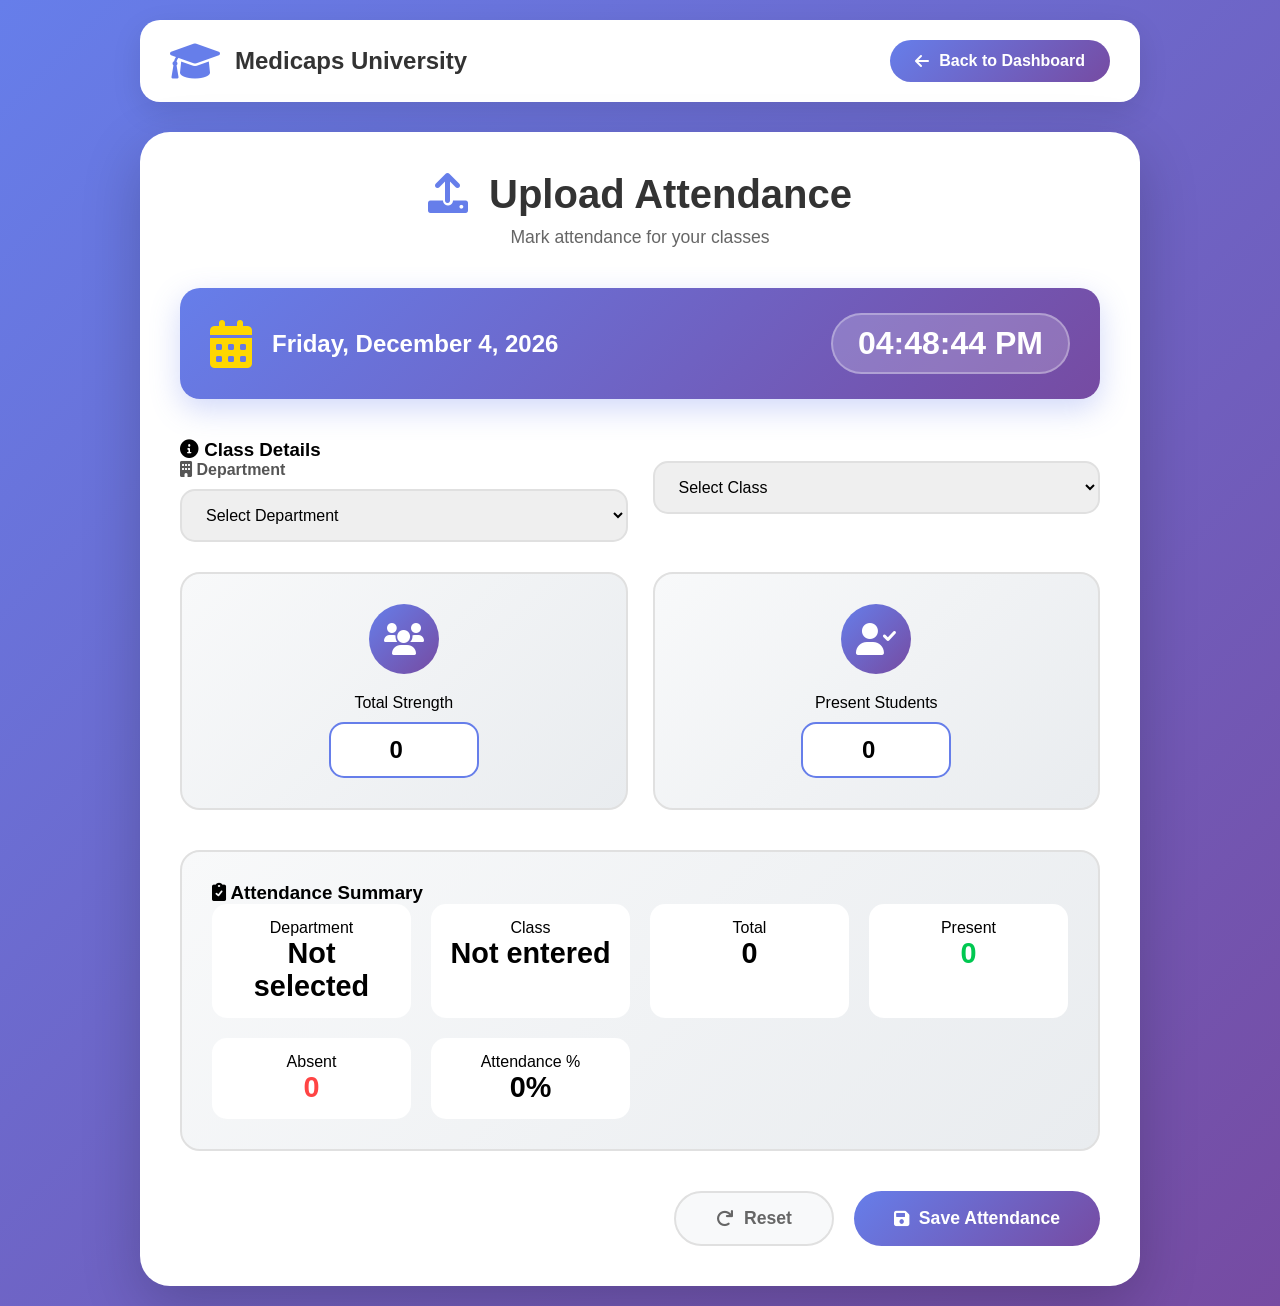
<file: frontend/upload_attendance.html>
<!doctype html>
<html lang="en">
  <head>
    <meta charset="UTF-8" />
    <meta name="viewport" content="width=device-width, initial-scale=1.0" />

    <title>Medicaps University - Upload Attendance</title>

    <!-- CSS -->
    <link rel="stylesheet" href="upload_attendance.css" />

    <!-- Font Awesome -->
    <link
      rel="stylesheet"
      href="https://cdnjs.cloudflare.com/ajax/libs/font-awesome/6.0.0/css/all.min.css"
    />
  </head>

  <body>
    <div class="container">
      <!-- HEADER -->
      <div class="header">
        <div class="logo">
          <i class="fas fa-graduation-cap"></i>
          <h2>Medicaps University</h2>
        </div>

        <a href="dashboard.html" class="back-btn">
          <i class="fas fa-arrow-left"></i>
          Back to Dashboard
        </a>
      </div>

      <!-- MAIN CONTENT -->
      <div class="content">
        <!-- TITLE -->
        <div class="page-title">
          <h1><i class="fas fa-upload"></i> Upload Attendance</h1>
          <p>Mark attendance for your classes</p>
        </div>

        <!-- DATE CARD -->
        <div class="live-date-card">
          <div class="date-info">
            <i class="fas fa-calendar-alt"></i>
            <div class="date-text" id="liveDate"></div>
          </div>

          <div class="time-text" id="liveTime"></div>
        </div>

        <!-- FORM SECTION -->
        <div class="form-section">
          <h3 class="section-title">
            <i class="fas fa-info-circle"></i>
            Class Details
          </h3>

          <div class="form-grid">
            <!-- DEPARTMENT -->
            <div class="form-group">
              <label>
                <i class="fas fa-building"></i>
                Department
              </label>

              <select id="department" onchange="updateSummary()">
                <option value="">Select Department</option>

                <option value="Computer Science">Computer Science</option>
                <option value="Information Technology">
                  Information Technology
                </option>
                <option value="Electrical Engineering">
                  Electrical Engineering
                </option>
                <option value="Electronics Engineering">
                  Electronics Engineering
                </option>
                <option value="Mechanical Engineering">
                  Mechanical Engineering
                </option>
                <option value="Civil Engineering">Civil Engineering</option>
              </select>
            </div>

            <!-- CLASS NAME -->
            <div class="form-group">
              <!-- <select id="department" onchange="updateSummary()"> -->
              <select id="class_name" onchange="updateSummary()">
                <option value="">Select Class</option>
              </select>
            </div>
          </div>
        </div>

        <!-- STATS CARDS -->
        <div class="stats-grid">
          <div class="stat-card">
            <div class="stat-icon">
              <i class="fas fa-users"></i>
            </div>

            <div class="stat-label">Total Strength</div>

            <div class="stat-value">
              <input
                type="number"
                id="total_strengthStrength"
                value="0"
                min="0"
                onchange="validateTotalStrength()"
                placeholder="Enter total"
              />
            </div>
          </div>

          <div class="stat-card">
            <div class="stat-icon">
              <i class="fas fa-user-check"></i>
            </div>

            <div class="stat-label">Present Students</div>

            <div class="stat-value">
              <input
                type="number"
                id="present_countCount"
                value="0"
                min="0"
                onchange="validatePresentCount()"
                placeholder="Enter present"
              />

              <small
                id="present_countValidation"
                class="validation-message"
              ></small>
            </div>
          </div>
        </div>

        <!-- SUMMARY -->
        <div class="summary-card">
          <h3 class="summary-title">
            <i class="fas fa-clipboard-check"></i>
            Attendance Summary
          </h3>

          <div class="summary-stats">
            <div class="summary-item">
              <div class="summary-label">Department</div>
              <div class="summary-value" id="summaryDept">Not selected</div>
            </div>

            <div class="summary-item">
              <div class="summary-label">Class</div>
              <div class="summary-value" id="summaryClass">Not entered</div>
            </div>

            <div class="summary-item">
              <div class="summary-label">Total</div>
              <div class="summary-value" id="summaryTotal">0</div>
            </div>

            <div class="summary-item">
              <div class="summary-label">Present</div>
              <div class="summary-value present_count" id="summaryPresent">
                0
              </div>
            </div>

            <div class="summary-item">
              <div class="summary-label">Absent</div>
              <div class="summary-value absent" id="summaryAbsent">0</div>
            </div>

            <div class="summary-item">
              <div class="summary-label">Attendance %</div>
              <div class="summary-value" id="summaryPercentage">0%</div>
            </div>
          </div>
        </div>

        <!-- BUTTONS -->
        <div class="action-buttons">
          <button class="btn btn-secondary" onclick="resetForm()">
            <i class="fas fa-redo"></i>
            Reset
          </button>

          <button
            class="btn btn-primary"
            onclick="submitAttendance()"
            id="submitBtn"
          >
            <i class="fas fa-save"></i>
            Save Attendance
          </button>
        </div>
      </div>
    </div>

    <!-- TOAST -->
    <div id="toast" class="toast"></div>

    <!-- JS -->
    <script src="upload_attendance.js"></script>
  </body>
</html>
</file>
<file: frontend/upload_attendance.css>
* {
  margin: 0;
  padding: 0;
  box-sizing: border-box;
  font-family: "Segoe UI", Tahoma, Geneva, Verdana, sans-serif;
}

body {
  min-height: 100vh;
  background: linear-gradient(135deg, #667eea 0%, #764ba2 100%);
  padding: 20px;
}

.container {
  max-width: 1000px;
  margin: 0 auto;
  animation: slideIn 0.5s ease;
}

@keyframes slideIn {
  from {
    opacity: 0;
    transform: translateY(-30px);
  }
  to {
    opacity: 1;
    transform: translateY(0);
  }
}

/* HEADER */

.header {
  background: white;
  border-radius: 20px;
  padding: 20px 30px;
  margin-bottom: 30px;
  display: flex;
  justify-content: space-between;
  align-items: center;
  box-shadow: 0 10px 30px rgba(0, 0, 0, 0.1);
}

.logo {
  display: flex;
  align-items: center;
  gap: 15px;
}

.logo i {
  font-size: 2.5em;
  color: #667eea;
  animation: rotate 10s linear infinite;
}

@keyframes rotate {
  from {
    transform: rotate(0deg);
  }
  to {
    transform: rotate(360deg);
  }
}

.logo h2 {
  font-size: 1.5em;
  color: #333;
}

.back-btn {
  background: linear-gradient(135deg, #667eea 0%, #764ba2 100%);
  color: white;
  padding: 12px 25px;
  border-radius: 50px;
  text-decoration: none;
  font-weight: 600;
  display: flex;
  align-items: center;
  gap: 10px;
  transition: 0.3s;
}

.back-btn:hover {
  transform: scale(1.05);
  box-shadow: 0 5px 20px rgba(102, 126, 234, 0.4);
}

/* CONTENT */

.content {
  background: white;
  border-radius: 30px;
  padding: 40px;
  box-shadow: 0 20px 60px rgba(0, 0, 0, 0.2);
}

/* TITLE */

.page-title {
  text-align: center;
  margin-bottom: 40px;
}

.page-title h1 {
  font-size: 2.5em;
  color: #333;
  margin-bottom: 10px;
}

.page-title h1 i {
  color: #667eea;
  margin-right: 10px;
}

.page-title p {
  color: #666;
  font-size: 1.1em;
}

/* DATE CARD */

.live-date-card {
  background: linear-gradient(135deg, #667eea 0%, #764ba2 100%);
  border-radius: 20px;
  padding: 25px 30px;
  margin-bottom: 40px;
  display: flex;
  align-items: center;
  justify-content: space-between;
  color: white;
  box-shadow: 0 10px 30px rgba(102, 126, 234, 0.3);
}

.date-info {
  display: flex;
  align-items: center;
  gap: 20px;
}

.date-info i {
  font-size: 3em;
  color: #ffd700;
}

.date-text {
  font-size: 1.5em;
  font-weight: 600;
}

.time-text {
  font-size: 2em;
  font-weight: 700;
  background: rgba(255, 255, 255, 0.2);
  padding: 10px 25px;
  border-radius: 50px;
  border: 2px solid rgba(255, 255, 255, 0.3);
}

/* FORM */

.form-grid {
  display: grid;
  grid-template-columns: repeat(auto-fit, minmax(300px, 1fr));
  gap: 25px;
  margin-bottom: 30px;
}

.form-group label {
  display: block;
  margin-bottom: 10px;
  color: #555;
  font-weight: 600;
}

.form-group select,
.form-group input {
  width: 100%;
  padding: 15px 20px;
  border: 2px solid #e0e0e0;
  border-radius: 15px;
  font-size: 1em;
  transition: 0.3s;
}

.form-group select:focus,
.form-group input:focus {
  outline: none;
  border-color: #667eea;
  box-shadow: 0 0 0 3px rgba(102, 126, 234, 0.1);
}

/* STAT CARDS */

.stats-grid {
  display: grid;
  grid-template-columns: repeat(auto-fit, minmax(300px, 1fr));
  gap: 25px;
  margin-bottom: 30px;
}

.stat-card {
  background: linear-gradient(135deg, #f8f9fa 0%, #e9ecef 100%);
  border-radius: 20px;
  padding: 30px 25px;
  text-align: center;
  border: 2px solid #e0e0e0;
  transition: 0.3s;
}

.stat-card:hover {
  transform: translateY(-5px);
  border-color: #667eea;
  box-shadow: 0 10px 30px rgba(102, 126, 234, 0.2);
}

.stat-icon {
  width: 70px;
  height: 70px;
  background: linear-gradient(135deg, #667eea 0%, #764ba2 100%);
  border-radius: 50%;
  display: flex;
  align-items: center;
  justify-content: center;
  margin: 0 auto 20px;
}

.stat-icon i {
  font-size: 2em;
  color: white;
}

.stat-value input {
  width: 150px;
  text-align: center;
  font-size: 1.5em;
  padding: 12px;
  border: 2px solid #667eea;
  border-radius: 15px;
  margin-top: 10px;
  font-weight: 600;
}

/* SUMMARY */

.summary-card {
  background: linear-gradient(135deg, #f8f9fa 0%, #e9ecef 100%);
  border-radius: 20px;
  padding: 30px;
  margin: 40px 0;
  border: 2px solid #e0e0e0;
}

.summary-stats {
  display: grid;
  grid-template-columns: repeat(auto-fit, minmax(180px, 1fr));
  gap: 20px;
}

.summary-item {
  text-align: center;
  padding: 15px;
  background: white;
  border-radius: 15px;
}

.summary-value {
  font-size: 1.8em;
  font-weight: 700;
}

.summary-value.present_count {
  color: #00c851;
}
.summary-value.absent {
  color: #ff4444;
}

/* BUTTONS */

.action-buttons {
  display: flex;
  gap: 20px;
  justify-content: flex-end;
  margin-top: 40px;
}

.btn {
  padding: 15px 40px;
  border-radius: 50px;
  font-size: 1.1em;
  font-weight: 600;
  cursor: pointer;
  border: none;
  display: flex;
  align-items: center;
  gap: 10px;
}

.btn-primary {
  background: linear-gradient(135deg, #667eea 0%, #764ba2 100%);
  color: white;
}

.btn-secondary {
  background: #f8f9fa;
  color: #666;
  border: 2px solid #e0e0e0;
}

/* TOAST */

.toast {
  position: fixed;
  top: 20px;
  right: 20px;
  padding: 15px 25px;
  background: white;
  border-radius: 10px;
  box-shadow: 0 5px 20px rgba(0, 0, 0, 0.2);
  transform: translateX(400px);
  transition: transform 0.3s ease;
  z-index: 9999;
  border-left: 4px solid #667eea;
}

.toast.show {
  transform: translateX(0);
}
</file>
